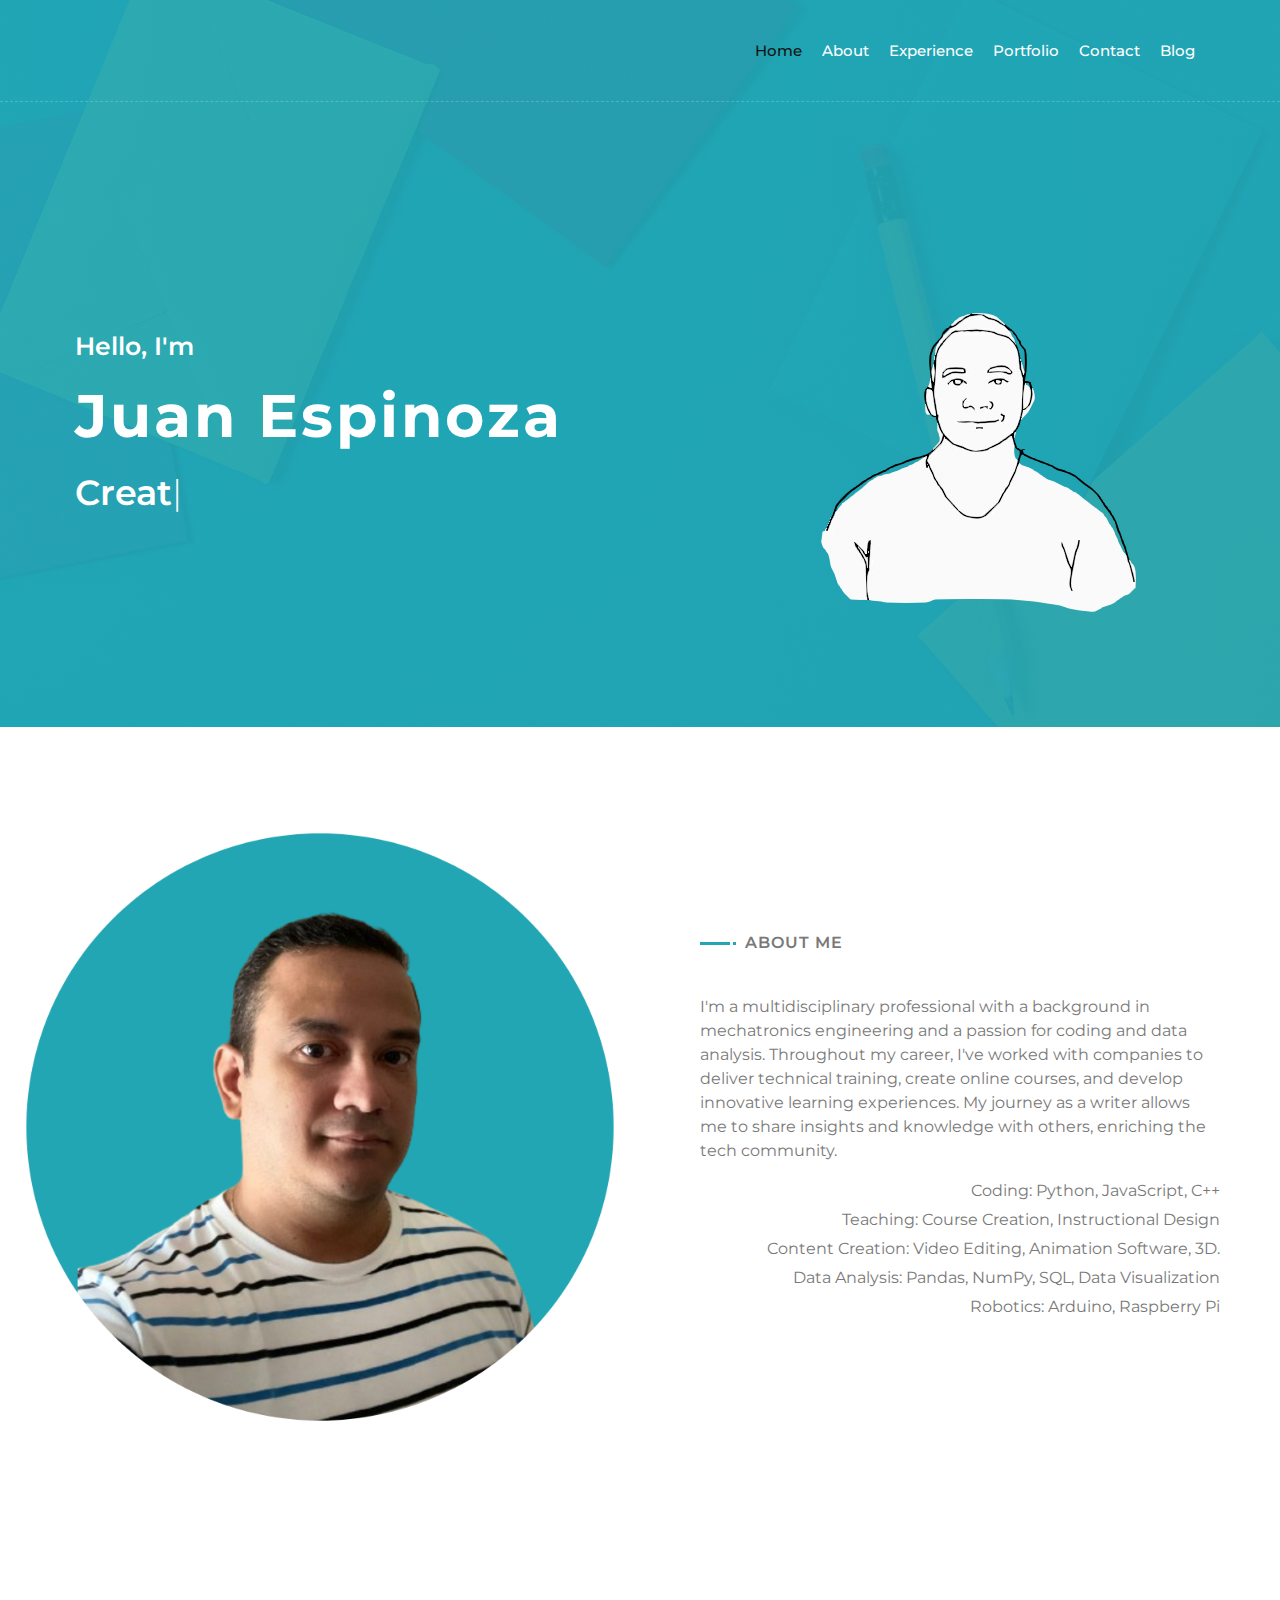
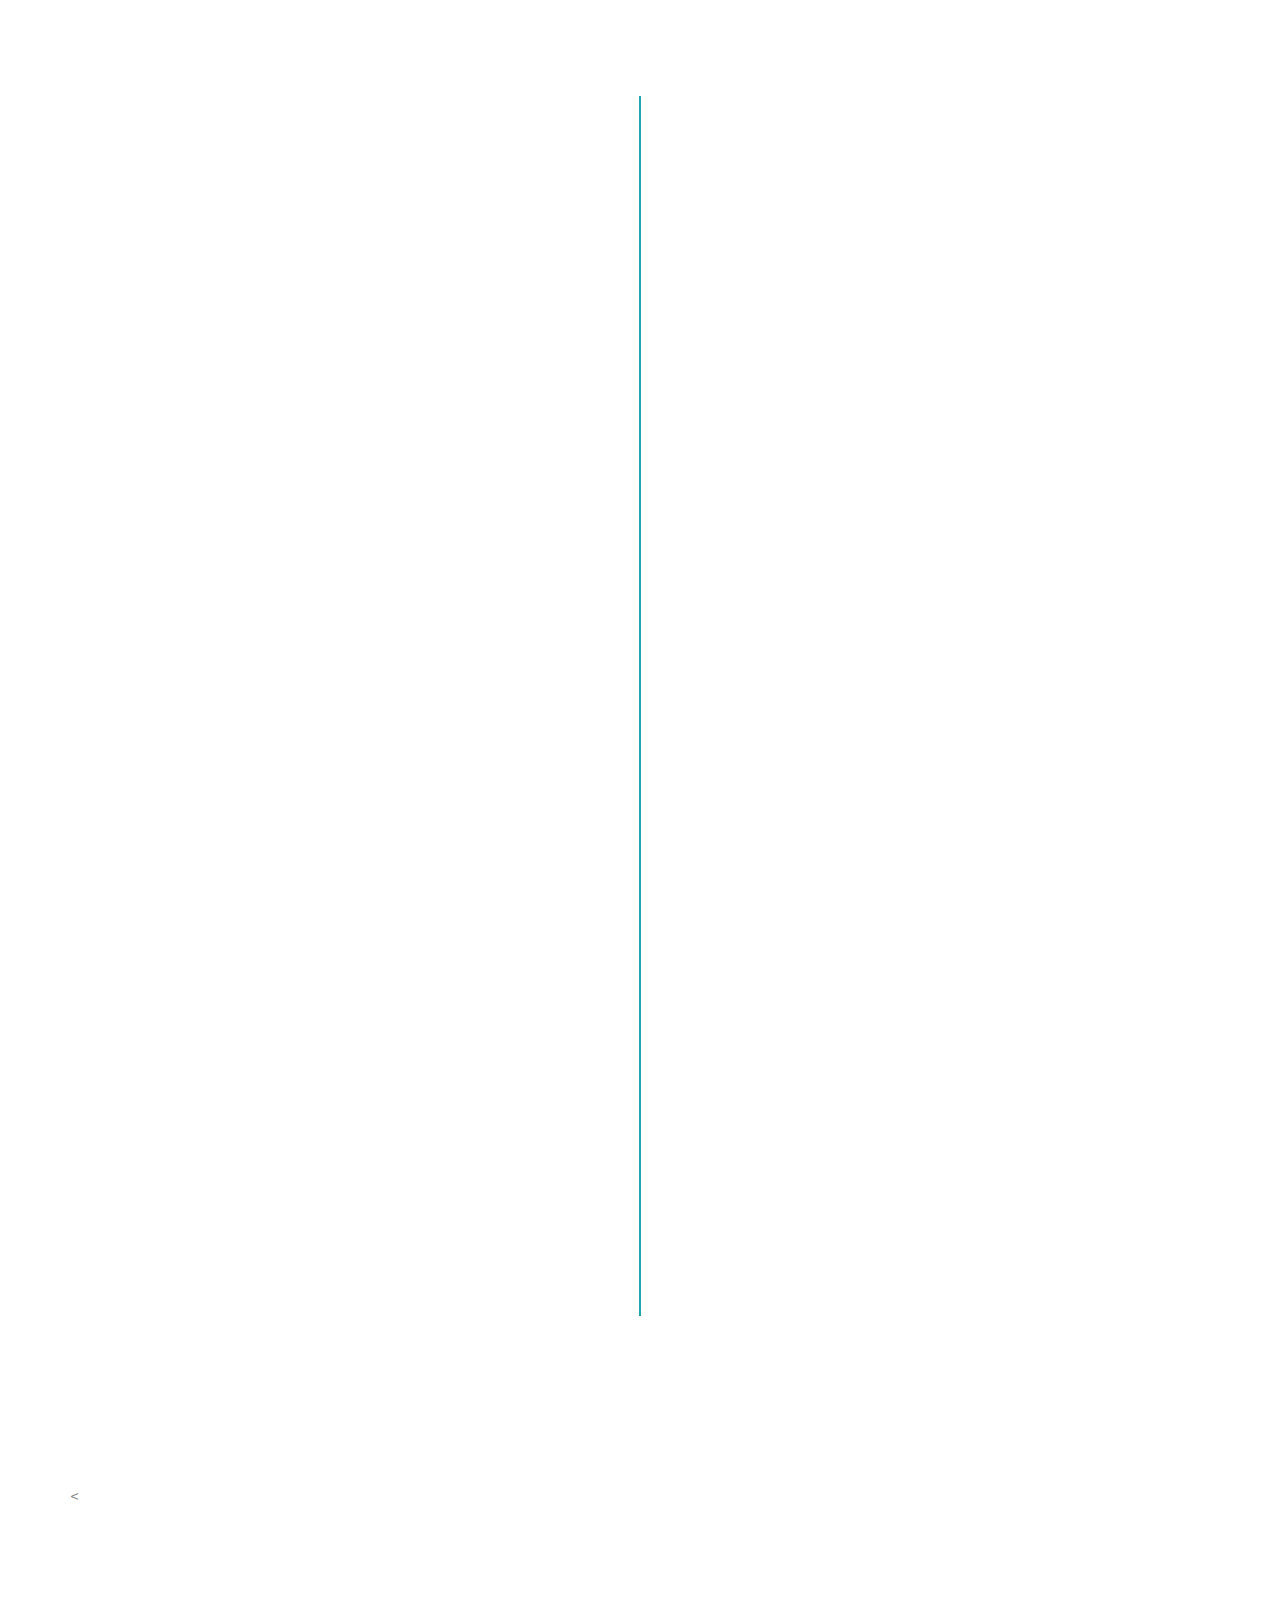
<file: index.html>
<!DOCTYPE html>
<html lang="en">
    <head>
        <meta charset="utf-8">
        <title>Juan Espinoza - Portfolio</title>
        <meta content="width=device-width, initial-scale=1.0" name="viewport">
        <meta content="Portfolio Website" name="keywords">
        <meta content="Portfolio Website" name="description">

        <!-- Favicon -->
        <link href="img/favicon.ico" rel="icon">

        <!-- Google Font -->
        <link href="https://fonts.googleapis.com/css2?family=Montserrat:wght@300;400;500;600;700&display=swap" rel="stylesheet">

        <!-- CSS Libraries -->
        <link href="https://stackpath.bootstrapcdn.com/bootstrap/4.4.1/css/bootstrap.min.css" rel="stylesheet">
        <link href="https://cdnjs.cloudflare.com/ajax/libs/font-awesome/5.10.0/css/all.min.css" rel="stylesheet">
        <link href="lib/animate/animate.min.css" rel="stylesheet">
        <link href="lib/owlcarousel/assets/owl.carousel.min.css" rel="stylesheet">
        <link href="lib/lightbox/css/lightbox.min.css" rel="stylesheet">

        <!-- Template Stylesheet -->
        <link href="css/style.css" rel="stylesheet">
    </head>

    <body data-spy="scroll" data-target=".navbar" data-offset="51">
        <!-- Nav Bar Start -->
        <div class="navbar navbar-expand-lg bg-light navbar-light">
            <div class="container-fluid">
                <!--<a href="index.html" class="navbar-brand">DevFolio</a>-->
                <button type="button" class="navbar-toggler" data-toggle="collapse" data-target="#navbarCollapse">
                    <span class="navbar-toggler-icon"></span>
                </button>

                <div class="collapse navbar-collapse justify-content-between" id="navbarCollapse">
                    <div class="navbar-nav ml-auto">
                        <a href="#home" class="nav-item nav-link active">Home</a>
                        <a href="#about" class="nav-item nav-link">About</a>
                        <!--<a href="#service" class="nav-item nav-link">Service</a>-->
                        <a href="#experience" class="nav-item nav-link">Experience</a>
                        <a href="#portfolio" class="nav-item nav-link">Portfolio</a>
                        <!--<a href="#price" class="nav-item nav-link">Price</a>-->
                        <!--<a href="#review" class="nav-item nav-link">Review</a>-->
                        <!--<a href="#team" class="nav-item nav-link">Team</a>-->
                        <a href="#contact" class="nav-item nav-link">Contact</a>
                        <a href="#blog" class="nav-item nav-link">Blog</a>
                        
                    </div>
                </div>
            </div>
        </div>
        <!-- Nav Bar End -->


        <!-- Hero Start -->
        <div class="hero" id="home">
            <div class="container-fluid">
                <div class="row align-items-center">
                    <div class="col-sm-12 col-md-6">
                        <div class="hero-content">
                            <div class="hero-text">
                                <p>Hello, I'm</p>
                                <h1>Juan Espinoza</h1>
                                <h2></h2>
                                <div class="typed-text">Creative Coder, Mechatronics Engineer, Course Creator, Data Analyst</div>
                            </div>
                            <div class="hero-btn">
                                <!--<a class="btn" href="">Hire Me</a>-->
                                <!--<a class="btn" href="">Contact Me</a>-->
                            </div>
                        </div>
                    </div>
                    <div class="col-sm-12 col-md-6 d-none d-md-block">
                        <div class="hero-image">
                            <!--<img src="img/juan5.png" alt="Hero Image">-->
                            <video autoplay loop muted playsinline>
                                <source src="img/jrvid.webm" type="video/webm; codecs=vp9,opus">
                                <!-- You can add additional source elements for different video formats -->
                                Your browser does not support the video tag.
                            </video>
                        </div>
                    </div>
                </div>
            </div>
        </div>
        <!-- Hero End -->


        <!-- About Start -->
        <div class="about wow fadeInUp" data-wow-delay="0.1s" id="about">
            <div class="container-fluid">
                <div class="row align-items-center">
                    <div class="col-lg-6">
                        <div class="about-img">
                            <img src="img/juan7.png" alt="Image">
                        </div>
                    </div>
                    <div class="col-lg-6">
                        <div class="about-content">
                            <div class="section-header text-left">
                                <p>About Me</p>
                                <!--<h2>10 Years Experience</h2>-->
                            </div>
                            <div class="about-text">
                                <p>
                                    I'm a multidisciplinary professional with a background in mechatronics engineering and a passion for coding and data analysis. Throughout my career, I've worked with companies to deliver technical training, create online courses, and develop innovative learning experiences. My journey as a writer allows me to share insights and knowledge with others, enriching the tech community.
                                </p>
                            </div>
                            <div class="skills">
                                <div class="skill-name">
                                    <p>Coding: Python, JavaScript, C++</p>
                                </div>
                                <!--<div class="progress">
                                    <div class="progress-bar" role="progressbar" aria-valuenow="90" aria-valuemin="0" aria-valuemax="100"></div>
                                </div>-->
                                <div class="skill-name">
                                    <p>Teaching: Course Creation, Instructional Design</p>
                                </div>
                                <!--<div class="progress">
                                    <div class="progress-bar" role="progressbar" aria-valuenow="90" aria-valuemin="0" aria-valuemax="100"></div>
                                </div>-->
                                <div class="skill-name">
                                    <p>Content Creation: Video Editing, Animation Software, 3D.</p>
                                </div>
                                <!--<div class="progress">
                                    <div class="progress-bar" role="progressbar" aria-valuenow="90" aria-valuemin="0" aria-valuemax="100"></div>
                                </div>-->
                                <div class="skill-name">
                                    <p>Data Analysis: Pandas, NumPy, SQL, Data Visualization</p>
                                </div>
                                <!--<div class="progress">
                                    <div class="progress-bar" role="progressbar" aria-valuenow="85" aria-valuemin="0" aria-valuemax="100"></div>
                                </div>-->
                                <div class="skill-name">
                                    <p>Robotics: Arduino, Raspberry Pi</p>
                                </div>
                                <!--<div class="progress">
                                    <div class="progress-bar" role="progressbar" aria-valuenow="85" aria-valuemin="0" aria-valuemax="100"></div>
                                </div>-->
                                
                            </div>
                            <!--<a class="btn" href="">Learn More</a>-->
                        </div>
                    </div>
                </div>
            </div>
        </div>
        <!-- About End -->
        
        
        <!-- Service Start -->
        <!--<div class="service" id="service">
            <div class="container">
                <div class="section-header text-center wow zoomIn" data-wow-delay="0.1s">
                    <p>What I do</p>
                    <h2>Awesome Quality Services</h2>
                </div>
                <div class="row">
                    <div class="col-lg-6 wow fadeInUp" data-wow-delay="0.0s">
                        <div class="service-item">
                            <div class="service-icon">
                                <i class="fa fa-laptop"></i>
                            </div>
                            <div class="service-text">
                                <h3>Web Design</h3>
                                <p>
                                    Lorem ipsum dolor sit amet elit. Phase nec preti mi. Curabi facilis ornare velit non
                                </p>
                            </div>
                        </div>
                    </div>
                    <div class="col-lg-6 wow fadeInUp" data-wow-delay="0.2s">
                        <div class="service-item">
                            <div class="service-icon">
                                <i class="fa fa-laptop-code"></i>
                            </div>
                            <div class="service-text">
                                <h3>Web Development</h3>
                                <p>
                                    Lorem ipsum dolor sit amet elit. Phase nec preti mi. Curabi facilis ornare velit non
                                </p>
                            </div>
                        </div>
                    </div>
                    <div class="col-lg-6 wow fadeInUp" data-wow-delay="0.4s">
                        <div class="service-item">
                            <div class="service-icon">
                                <i class="fab fa-android"></i>
                            </div>
                            <div class="service-text">
                                <h3>Apps Design</h3>
                                <p>
                                    Lorem ipsum dolor sit amet elit. Phase nec preti mi. Curabi facilis ornare velit non
                                </p>
                            </div>
                        </div>
                    </div>
                    <div class="col-lg-6 wow fadeInUp" data-wow-delay="0.6s">
                        <div class="service-item">
                            <div class="service-icon">
                                <i class="fab fa-apple"></i>
                            </div>
                            <div class="service-text">
                                <h3>Apps Development</h3>
                                <p>
                                    Lorem ipsum dolor sit amet elit. Phase nec preti mi. Curabi facilis ornare velit non
                                </p>
                            </div>
                        </div>
                    </div>
                </div>
            </div>
        </div>-->
        <!-- Service End -->
        
        
         <!-- Experience Start -->
        <div class="experience" id="experience">
            <div class="container">
                <header class="section-header text-center wow zoomIn" data-wow-delay="0.1s">
                    <!--<p>My Resume</p>-->
                    <p>Working Experience</p>
                    <!--<h2>Working Experience</h2>-->
                </header>
                <div class="timeline">
                    <div class="timeline-item left wow slideInLeft" data-wow-delay="0.1s">
                        <div class="timeline-text">
                            <div class="timeline-date">2020 - </div>
                            <h2>Online Course Creator and Instructor</h2>
                            <h4>Udemy, Self Publish</h4>
                            <p>
                                Created and published an online video course teaching beginners how to code. Demonstrated expertise in programming languages and provided practical examples to facilitate learning. Received excellent reviews from course participants for clarity, organization, and effectiveness. Utilized multimedia tools for content creation, including video editing, animation software, and 3D modeling.
                            </p>
                        </div>
                    </div>
                    <div class="timeline-item right wow slideInRight" data-wow-delay="0.1s">
                        <div class="timeline-text">
                            <div class="timeline-date">2018 - </div>
                            <h2>Freelance Data Analyst</h2>
                            <h4>Freelance, Remote</h4>
                            <p>
                                Provided data analysis services to clients across various industries. Utilized analytical tools and techniques to extract insights and drive informed decision-making. Communicated findings effectively through reports and presentations.
                            </p>
                        </div>
                    </div>
                    <div class="timeline-item left wow slideInLeft" data-wow-delay="0.1s">
                        <div class="timeline-text">
                            <div class="timeline-date">2014 - 2018</div>
                            <h2>Data Analyst</h2>
                            <h4>EISA, HONDURAS</h4>
                            <p>
                                Analyzed and interpreted data to identify trends and insights, contributing to informed decision-making processes. Developed data visualizations and reports to effectively communicate findings to stakeholders. Utilized programming skills to automate data collection and analysis processes, improving efficiency. Collaborated with cross-functional teams to identify opportunities for process optimization and data-driven improvements.
                            </p>
                        </div>
                    </div>
                    <div class="timeline-item right wow slideInRight" data-wow-delay="0.1s">
                        <div class="timeline-text">
                            <div class="timeline-date">2010 - 2014</div>
                            <h2>Industrial Automation Trainer</h2>
                            <h4>ENEE, Honduras</h4>
                            <p>
                                Designed and delivered training programs on industrial automation to technicians. Developed interactive learning materials and practical exercises to enhance learning effectiveness. Utilized innovative teaching methods to engage learners and facilitate understanding of complex concepts.
                            </p>
                        </div>
                    </div>
                </div>
            </div>
        </div>
        <!-- Job Experience End -->
        
        
        <!-- Banner Start -->
        <!--<div class="banner wow zoomIn" data-wow-delay="0.1s">
            <div class="container">
                <div class="section-header text-center">
                    <p>Reasonable Price</p>
                    <h2>Get A <span>Special</span> Price</h2>
                </div>
                <div class="container banner-text">
                    <p>
                        Lorem ipsum dolor sit amet, consectetur adipiscing elit. Phasellus nec pretium mi. Curabitur facilisis ornare velit non vulputate. Aliquam metus tortor, auctor id gravida condimentum, viverra quis sem. Curabitur non nisl nec nisi scelerisque maximus. 
                    </p>
                    <a class="btn">Pricing Plan</a>
                </div>
            </div>
        </div>-->
        <!-- Banner End -->


        <!-- Portfolio Start -->
        <div class="portfolio" id="portfolio">
            <div class="container">
                <div class="section-header text-center wow zoomIn" data-wow-delay="0.1s">
                    <p>Portfolio</p>
                    <!--<h2>My Excellent Portfolio</h2>-->
                </div>
                <!--<div class="row">
                    <div class="col-12">
                        <ul id="portfolio-filter">
                            <li data-filter="*" class="filter-active">All</li>
                            <li data-filter=".filter-1">Web Design</li>
                            <li data-filter=".filter-2">Mobile Apps</li>
                            <li data-filter=".filter-3">Game Dev</li>
                        </ul>
                    </div>
                </div>-->
                <div class="row portfolio-container">
                    <div class="col-lg-4 col-md-6 col-sm-12 portfolio-item filter-1 wow fadeInUp" data-wow-delay="0.0s">
                        <div class="portfolio-wrap">
                            <div class="portfolio-img">
                                <img src="img/portfolio-1.jpg" alt="Image">
                            </div>
                            <div class="portfolio-text">
                                <h3>Programming Course</h3>
                                <a class="btn" href="https://www.udemy.com/course/learn-to-program-with-processing/?referralCode=13A70B650EB4A214C9E2" >+</a>
                            </div>
                        </div>
                    </div>
                    <<div class="col-lg-4 col-md-6 col-sm-12 portfolio-item filter-2 wow fadeInUp" data-wow-delay="0.2s">
                        <div class="portfolio-wrap">
                            <div class="portfolio-img">
                                <img src="img/idport.png" alt="Image">
                            </div>
                            <div class="portfolio-text">
                                <h3>Interactive Learning</h3>
                                <a class="btn" href="The Time Management Module/index.html">+</a>
                            </div>
                        </div>
                    </div>
                    <div class="col-lg-4 col-md-6 col-sm-12 portfolio-item filter-3 wow fadeInUp" data-wow-delay="0.4s">
                        <div class="portfolio-wrap">
                            <div class="portfolio-img">
                                <img src="img/portfolio-3.jpg" alt="Image">
                            </div>
                            <div class="portfolio-text">
                                <h3>Articles</h3>
                                <a class="btn" href="https://medium.com/@jrespinozah">+</a>
                            </div>
                        </div>
                    </div>
                    <!--<div class="col-lg-4 col-md-6 col-sm-12 portfolio-item filter-1 wow fadeInUp" data-wow-delay="0.6s">
                        <div class="portfolio-wrap">
                            <div class="portfolio-img">
                                <img src="img/portfolio-4.jpg" alt="Image">
                            </div>
                            <div class="portfolio-text">
                                <h3>JavaScript drawing</h3>
                                <a class="btn" href="img/portfolio-4.jpg" data-lightbox="portfolio">+</a>
                            </div>
                        </div>
                    </div>-->
                    <!--<div class="col-lg-4 col-md-6 col-sm-12 portfolio-item filter-2 wow fadeInUp" data-wow-delay="0.8s">
                        <div class="portfolio-wrap">
                            <div class="portfolio-img">
                                <img src="img/portfolio-5.jpg" alt="Image">
                            </div>
                            <div class="portfolio-text">
                                <h3>Social Mobile Apps</h3>
                                <a class="btn" href="img/portfolio-5.jpg" data-lightbox="portfolio">+</a>
                            </div>
                        </div>
                    </div>-->
                    <!--<div class="col-lg-4 col-md-6 col-sm-12 portfolio-item filter-3 wow fadeInUp" data-wow-delay="1s">
                        <div class="portfolio-wrap">
                            <div class="portfolio-img">
                                <img src="img/portfolio-6.jpg" alt="Image">
                            </div>
                            <div class="portfolio-text">
                                <h3>Company Website</h3>
                                <a class="btn" href="img/portfolio-6.jpg" data-lightbox="portfolio">+</a>
                            </div>
                        </div>
                    </div>-->
                </div>
            </div>
        </div>
        <!-- Portfolio End -->
        
        
        <!-- Banner Start -->
        <div class="banner wow zoomIn" data-wow-delay="0.1s" id="contact">
            <div class="container">
                <div class="section-header text-center">
                    <!--<p>Awesome Discount</p>-->
                    <!--<h2>Get <span>30%</span> Discount</h2>-->
                    <h2>Let's Connect</h2>
                </div>
                <div class="container banner-text">
                    <p>
                        Have a project in mind or want to collaborate? Feel free to reach out! I'm always open to new opportunities and exciting challenges. 
                    </p>
                    <a class="btn" href="mailto:jrespinozah@gmail.com">Send Message</a>
                </div>
            </div>
        </div>
        <!-- Banner End -->
        
        
        <!-- Price Start -->
        <!--<div class="price" id="price">
            <div class="container">
                <div class="section-header text-center wow zoomIn" data-wow-delay="0.1s">
                    <p>Pricing Plan</p>
                    <h2>Affordable Price</h2>
                </div>
                <div class="row">
                    <div class="col-md-4 wow fadeInUp" data-wow-delay="0.5s">
                        <div class="price-item">
                            <div class="price-header">
                                <div class="price-title">
                                    <h2>Basic</h2>
                                </div>
                                <div class="price-prices">
                                    <h2><small>$</small>49<span>/ mo</span></h2>
                                </div>
                            </div>
                            <div class="price-body">
                                <div class="price-description">
                                    <ul>
                                        <li>Bootstrap 4</li>
                                        <li>Font Awesome 5</li>
                                        <li>Responsive Design</li>
                                        <li>Browser Compatibility</li>
                                        <li>Easy To Use</li>
                                    </ul>
                                </div>
                            </div>
                            <div class="price-footer">
                                <div class="price-action">
                                    <a class="btn" href="">Order Now</a>
                                </div>
                            </div>
                        </div>
                    </div>
                    <div class="col-md-4 wow fadeInUp" data-wow-delay="0.0s">
                        <div class="price-item featured-item">
                            <div class="price-header">
                                <div class="price-title">
                                    <h2>Standard</h2>
                                </div>
                                <div class="price-prices">
                                    <h2><small>$</small>99<span>/ mo</span></h2>
                                </div>
                            </div>
                            <div class="price-body">
                                <div class="price-description">
                                    <ul>
                                        <li>Bootstrap 4</li>
                                        <li>Font Awesome 5</li>
                                        <li>Responsive Design</li>
                                        <li>Browser Compatibility</li>
                                        <li>Easy To Use</li>
                                    </ul>
                                </div>
                            </div>
                            <div class="price-footer">
                                <div class="price-action">
                                    <a class="btn" href="">Order Now</a>
                                </div>
                            </div>
                        </div>
                    </div>
                    <div class="col-md-4 wow fadeInUp" data-wow-delay="0.5s">
                        <div class="price-item">
                            <div class="price-header">
                                <div class="price-title">
                                    <h2>Premium</h2>
                                </div>
                                <div class="price-prices">
                                    <h2><small>$</small>149<span>/ mo</span></h2>
                                </div>
                            </div>
                            <div class="price-body">
                                <div class="price-description">
                                    <ul>
                                        <li>Bootstrap 4</li>
                                        <li>Font Awesome 5</li>
                                        <li>Responsive Design</li>
                                        <li>Browser Compatibility</li>
                                        <li>Easy To Use</li>
                                    </ul>
                                </div>
                            </div>
                            <div class="price-footer">
                                <div class="price-action">
                                    <a class="btn" href="">Order Now</a>
                                </div>
                            </div>
                        </div>
                    </div>
                </div>
            </div>
        </div>-->
        <!-- Price End -->
        
        
        <!-- Testimonial Start -->
        <!--<div class="testimonial wow fadeInUp" data-wow-delay="0.1s" id="review">
            <div class="container">
                <div class="testimonial-icon">
                    <i class="fa fa-quote-left"></i>
                </div>
                <div class="owl-carousel testimonials-carousel">
                    <div class="testimonial-item">
                        <div class="testimonial-img">
                            <img src="img/testimonial-1.jpg" alt="Image">
                        </div>
                        <div class="testimonial-text">
                            <p>
                                Lorem ipsum dolor sit amet consec adipis elit. Etiam accums lacus eget velit tincid, quis suscip justo dictum. Lorem ipsum dolor sit amet consec adipis elit.
                            </p>
                            <h3>Customer Name</h3>
                            <h4>Profession</h4>
                        </div>
                    </div>
                    <div class="testimonial-item">
                        <div class="testimonial-img">
                            <img src="img/testimonial-2.jpg" alt="Image">
                        </div>
                        <div class="testimonial-text">
                            <p>
                                Lorem ipsum dolor sit amet consec adipis elit. Etiam accums lacus eget velit tincid, quis suscip justo dictum. Lorem ipsum dolor sit amet consec adipis elit.
                            </p>
                            <h3>Customer Name</h3>
                            <h4>Profession</h4>
                        </div>
                    </div>
                    <div class="testimonial-item">
                        <div class="testimonial-img">
                            <img src="img/testimonial-3.jpg" alt="Image">
                        </div>
                        <div class="testimonial-text">
                            <p>
                                Lorem ipsum dolor sit amet consec adipis elit. Etiam accums lacus eget velit tincid, quis suscip justo dictum. Lorem ipsum dolor sit amet consec adipis elit.
                            </p>
                            <h3>Customer Name</h3>
                            <h4>Profession</h4>
                        </div>
                    </div>
                </div>
            </div>
        </div>-->
        <!-- Testimonial End -->


        <!-- Team Start -->
        <!--<div class="team" id="team">
            <div class="container">
                <div class="section-header text-center wow zoomIn" data-wow-delay="0.1s">
                    <p>My Team</p>
                    <h2>Expert Team Members</h2>
                </div>
                <div class="row">
                    <div class="col-lg-6 wow fadeInUp" data-wow-delay="0.0s">
                        <div class="team-item">
                            <div class="team-img">
                                <img src="img/team-1.jpg" alt="Image">
                            </div>
                            <div class="team-text">
                                <h2>Mollie Ross</h2>
                                <h4>Web Designer</h4>
                                <p>
                                    Lorem ipsum dolor sit amet consec adipis elit. Etiam accum lacus
                                </p>
                                <div class="team-social">
                                    <a class="btn" href=""><i class="fab fa-twitter"></i></a>
                                    <a class="btn" href=""><i class="fab fa-facebook-f"></i></a>
                                    <a class="btn" href=""><i class="fab fa-linkedin-in"></i></a>
                                    <a class="btn" href=""><i class="fab fa-instagram"></i></a>
                                </div>
                            </div>
                        </div>
                    </div>
                    <div class="col-lg-6 wow fadeInUp" data-wow-delay="0.2s">
                        <div class="team-item">
                            <div class="team-img">
                                <img src="img/team-2.jpg" alt="Image">
                            </div>
                            <div class="team-text">
                                <h2>Dylan Adams</h2>
                                <h4>Web Developer</h4>
                                <p>
                                    Lorem ipsum dolor sit amet consec adipis elit. Etiam accum lacus
                                </p>
                                <div class="team-social">
                                    <a class="btn" href=""><i class="fab fa-twitter"></i></a>
                                    <a class="btn" href=""><i class="fab fa-facebook-f"></i></a>
                                    <a class="btn" href=""><i class="fab fa-linkedin-in"></i></a>
                                    <a class="btn" href=""><i class="fab fa-instagram"></i></a>
                                </div>
                            </div>
                        </div>
                    </div>
                    <div class="col-lg-6 wow fadeInUp" data-wow-delay="0.4s">
                        <div class="team-item">
                            <div class="team-img">
                                <img src="img/team-3.jpg" alt="Image">
                            </div>
                            <div class="team-text">
                                <h2>Jennifer Page</h2>
                                <h4>Apps Designer</h4>
                                <p>
                                    Lorem ipsum dolor sit amet consec adipis elit. Etiam accum lacus
                                </p>
                                <div class="team-social">
                                    <a class="btn" href=""><i class="fab fa-twitter"></i></a>
                                    <a class="btn" href=""><i class="fab fa-facebook-f"></i></a>
                                    <a class="btn" href=""><i class="fab fa-linkedin-in"></i></a>
                                    <a class="btn" href=""><i class="fab fa-instagram"></i></a>
                                </div>
                            </div>
                        </div>
                    </div>
                    <div class="col-lg-6 wow fadeInUp" data-wow-delay="0.6s">
                        <div class="team-item">
                            <div class="team-img">
                                <img src="img/team-4.jpg" alt="Image">
                            </div>
                            <div class="team-text">
                                <h2>Josh Dunn</h2>
                                <h4>Apps Developer</h4>
                                <p>
                                    Lorem ipsum dolor sit amet consec adipis elit. Etiam accum lacus
                                </p>
                                <div class="team-social">
                                    <a class="btn" href=""><i class="fab fa-twitter"></i></a>
                                    <a class="btn" href=""><i class="fab fa-facebook-f"></i></a>
                                    <a class="btn" href=""><i class="fab fa-linkedin-in"></i></a>
                                    <a class="btn" href=""><i class="fab fa-instagram"></i></a>
                                </div>
                            </div>
                        </div>
                    </div>
                </div>
            </div>
        </div>-->
        <!-- Team End -->
        
        
        <!-- Contact Start -->
        <!--<div class="contact wow fadeInUp" data-wow-delay="0.1s" id="contact">
            <div class="container-fluid">
                <div class="container">
                    <div class="row align-items-center">
                        <div class="col-md-4"></div>
                        <div class="col-md-8">
                            <div class="contact-form">
                                <div id="success"></div>
                                <form name="sentMessage" id="contactForm" novalidate="novalidate">
                                    <div class="control-group">
                                        <input type="text" class="form-control" id="name" placeholder="Your Name" required="required" data-validation-required-message="Please enter your name" />
                                        <p class="help-block"></p>
                                    </div>
                                    <div class="control-group">
                                        <input type="email" class="form-control" id="email" placeholder="Your Email" required="required" data-validation-required-message="Please enter your email" />
                                        <p class="help-block"></p>
                                    </div>
                                    <div class="control-group">
                                        <input type="text" class="form-control" id="subject" placeholder="Subject" required="required" data-validation-required-message="Please enter a subject" />
                                        <p class="help-block"></p>
                                    </div>
                                    <div class="control-group">
                                        <textarea class="form-control" id="message" placeholder="Message" required="required" data-validation-required-message="Please enter your message"></textarea>
                                        <p class="help-block"></p>
                                    </div>
                                    <div>
                                        <button class="btn" type="submit" id="sendMessageButton">Send Message</button>
                                    </div>
                                </form>
                            </div>
                        </div>
                    </div>
                </div>
            </div>
        </div>-->
        <!-- Contact End -->


        <!-- Blog Start -->
        <div class="blog" id="blog">
            <div class="container">
                <div class="section-header text-center wow zoomIn" data-wow-delay="0.1s">
                    <p>From Blog</p>
                    <h2>Latest Articles</h2>
                </div>
                <div class="row">
                    <div class="col-lg-6">
                        <div class="blog-item wow fadeInUp" data-wow-delay="0.1s">
                            <div class="blog-img">
                                <img src="img/chaikin.gif" alt="Blog" height="300" >
                            </div>
                            <div class="blog-text">
                                <h2>Creating Smooth Curves with Chaikin's Algorithm</h2>
                                <div class="blog-meta">
                                    <p><i class="far fa-user"></i>Admin</p>
                                    <p><i class="far fa-list-alt"></i>Computer Graphics</p>
                                    <p><i class="far fa-calendar-alt"></i>18-Apr-2024</p>
                                    <!--<p><i class="far fa-comments"></i>5</p>-->
                                </div>
                                <p>
                                     In this article, we take a look at a clever algorithm for smooth curve approximation.
                                </p>
                                <a class="btn" href="https://medium.com/@jrespinozah/creating-smooth-curves-with-chaikins-algorithm-a0ad91d98ef7">Read More <i class="fa fa-angle-right"></i></a>
                            </div>
                        </div>
                    </div>
                    <div class="col-lg-6">
                        <div class="blog-item wow fadeInUp" data-wow-delay="0.3s">
                            <div class="blog-img">
                                <img src="img/art1.gif" alt="Blog" height="300">
                            </div>
                            <div class="blog-text">
                                <h2>3D Graphics: Fragment Shaders</h2>
                                <div class="blog-meta">
                                    <p><i class="far fa-user"></i>Admin</p>
                                    <p><i class="far fa-list-alt"></i>Computer Graphics</p>
                                    <p><i class="far fa-calendar-alt"></i>19-Mar-2024</p>
                                    <!--<p><i class="far fa-comments"></i>10</p>-->
                                </div>
                                <p>
                                    This article delves into the realm of shaders, specifically focusing on fragment shaders, serving as a beginner's guide to parallel programming.
                                </p>
                                <a class="btn" href="https://medium.com/@jrespinozah/3d-graphics-fragment-shaders-f50fe4a42da0">Read More <i class="fa fa-angle-right"></i></a>
                            </div>
                        </div>
                    </div>
                </div>
            </div>
        </div>
        <!-- Blog End -->


        <!-- Footer Start -->
        <div class="footer wow fadeIn" data-wow-delay="0.3s">
            <div class="container-fluid">
                <div class="container">
                    <div class="footer-info">
                        <h2>Juan Espinoza</h2>
                        <h3>Tegucigalpa, Honduras</h3>
                        <div class="footer-menu">
                            <!--<p>+012 345 67890</p>-->
                            <p>jrespinozah@gmail.com</p>
                        </div>
                        <div class="footer-social">
                            <a href="https://twitter.com/Jrespinozah"><i class="fab fa-twitter"></i></a>
                            <!--<a href=""><i class="fab fa-facebook-f"></i></a>-->
                            <a href=""><i class="fab fa-youtube"></i></a>
                            <a href="https://medium.com/@jrespinozah"><i class="fab fa-medium"></i></a>
                            <a href="https://www.linkedin.com/in/juan-ramon-espinoza-hernandez-840392253/"><i class="fab fa-linkedin-in"></i></a>
                        </div>
                    </div>
                </div>
                <div class="container copyright">
                    <p>&copy; <a href="#">jrespinozah85.github.io</a>, All Right Reserved | 
					
					<!--/*** This template is free as long as you keep the footer author’s credit link/attribution link/backlink. If you'd like to use the template without the footer author’s credit link/attribution link/backlink, you can purchase the Credit Removal License from "https://htmlcodex.com/credit-removal". Thank you for your support. ***/-->
                    Designed By <a href="https://htmlcodex.com">HTML Codex</a></p>
                </div>
            </div>
        </div>
        <!-- Footer End -->
        
        
        <!-- Back to top button -->
        <a href="#" class="btn back-to-top"><i class="fa fa-chevron-up"></i></a>
        
        
        <!-- Pre Loader -->
        <div id="loader" class="show">
            <div class="loader"></div>
        </div>

        
        <!-- JavaScript Libraries -->
        <script src="https://code.jquery.com/jquery-3.4.1.min.js"></script>
        <script src="https://stackpath.bootstrapcdn.com/bootstrap/4.4.1/js/bootstrap.bundle.min.js"></script>
        <script src="lib/easing/easing.min.js"></script>
        <script src="lib/wow/wow.min.js"></script>
        <script src="lib/waypoints/waypoints.min.js"></script>
        <script src="lib/typed/typed.min.js"></script>
        <script src="lib/owlcarousel/owl.carousel.min.js"></script>
        <script src="lib/isotope/isotope.pkgd.min.js"></script>
        <script src="lib/lightbox/js/lightbox.min.js"></script>
        
        <!-- Contact Javascript File -->
        <script src="mail/jqBootstrapValidation.min.js"></script>
        <script src="mail/contact.js"></script>

        <!-- Template Javascript -->
        <script src="js/main.js"></script>
    </body>
</html>
</file>
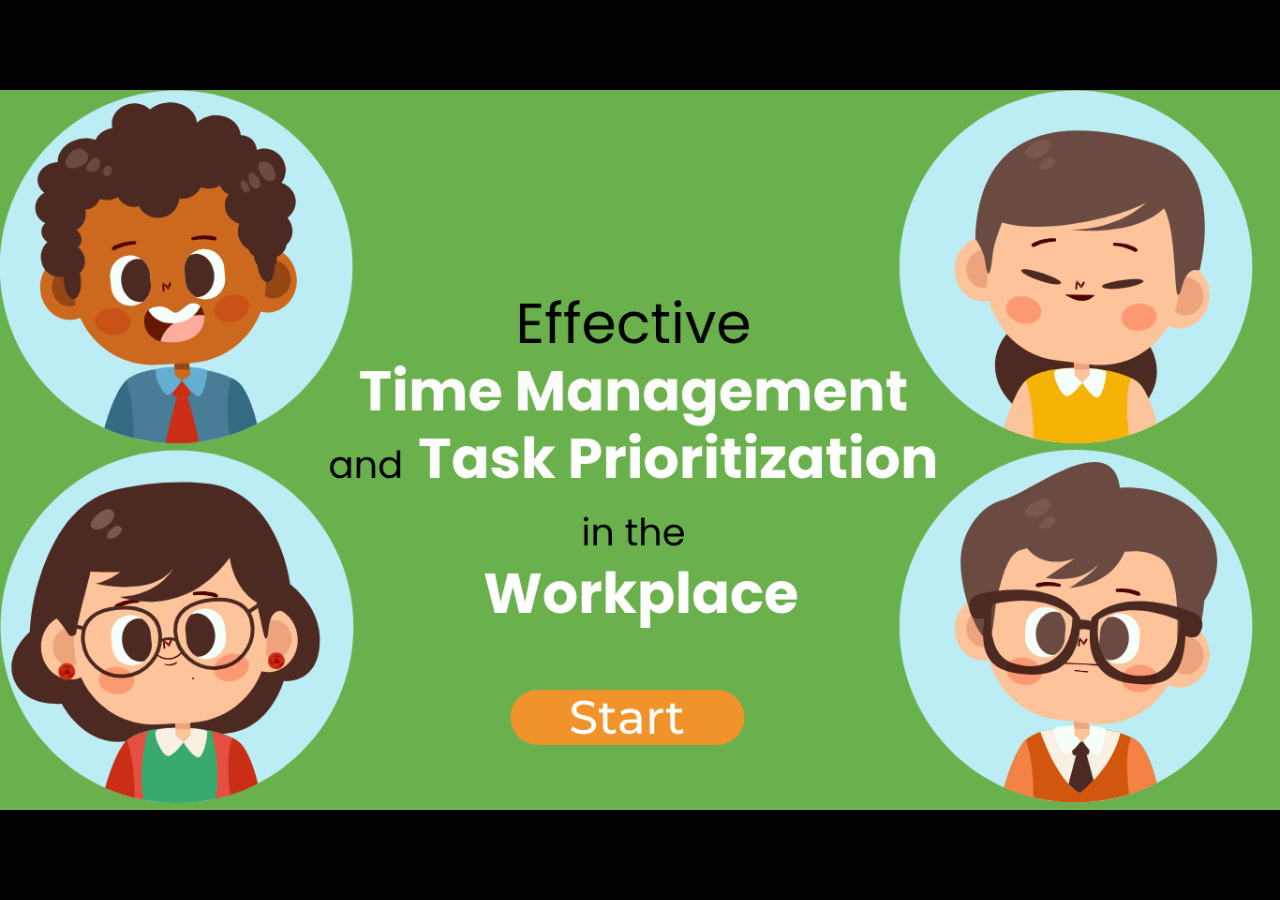
<file: The Time Management Module/index.html>
<!DOCTYPE html>
<html lang="en">

    <!-- Custom PreHead code is injected here -->
    

    <head>
        <meta http-equiv="X-UA-Compatible" content="IE=edge" />
        <meta name="apple-mobile-web-app-capable" content="yes" />
        <meta name ="viewport" content="width=device-width, initial-scale=1.0, maximum-scale=1.0, user-scalable=0" />
        <meta name="apple-mobile-web-app-status-bar-style" content="black-translucent" />
        <meta charset="utf-8"/>
<link rel="icon" href="favicon.ico" type="image/x-icon" />

        <!-- Builtin injector for disabling cache -->
        <meta http-equiv="pragma" content="no-cache"/>

        <!-- Set the title bar of the page -->
        <title>Time Management Demo</title>

        <!-- Custom PreStyle code is injected here -->
        

        <!-- Set the background colour of the document -->
        <style>
            body {
                background: #0;
                color: #cccccc;
                margin: 0px;
                padding: 0px;
                border: 0px;
            }

            canvas {
                image-rendering: optimizeSpeed;
                -webkit-interpolation-mode: nearest-neighbor;
                -ms-touch-action: none;
                touch-action: none;
                margin: 0px;
                padding: 0px;
                border: 0px;
            }
            :-webkit-full-screen #canvas {
                width: 100%;
                height: 100%;
            }
            :-webkit-full-screen {
                width: 100%;
                height: 100%;
            }
            
            /* Custom Runner Styles */
            div.gm4html5_div_class {
                margin: 0px;
                padding: 0px;
                border: 0px;
            }
            div.gm4html5_login {
                padding: 20px;
                position: absolute;
                border: solid 2px #000000;
                background-color: #404040;
                color:#00ff00;
                border-radius: 15px;
                box-shadow: #101010 20px 20px 40px;
            }
            div.gm4html5_cancel_button {
                float: right;
            }
            div.gm4html5_login_button {
                float: left;
            }
            div.gm4html5_login_header {
                text-align: center;
            }
            /* END - Custom Runner Styles */
            
        </style>

        <!-- Custom PostStyle code is injected here -->
        

        <!-- Builtin injector for injecting flurry analytics code -->
        
    </head>

    <!-- Custom PostHead code is injected here -->
    

    <!-- Custom PreBody code is injected here -->
    

    <body>
        <div class="gm4html5_div_class" id="gm4html5_div_id">
            
            <!-- Builtin injector for splash screen -->
            

            <!-- Create the canvas element the game draws to -->
            <canvas id="canvas" width="1366" height="768" >
                <p>Your browser doesn't support HTML5 canvas.</p>
            </canvas>
        </div>

        <!-- Run the game code -->
        <script type="text/javascript" src="html5game/The Time Management Module.js?cachebust=274814599"></script>

        <!-- Builtin injector for injecting runner path -->
        

        <script>window.onload = GameMaker_Init;</script>

        <!-- Builtin injector for injecting google analytics code -->
        

    </body>

    <!-- Custom PostBody code is injected here -->
    
</html>
</file>
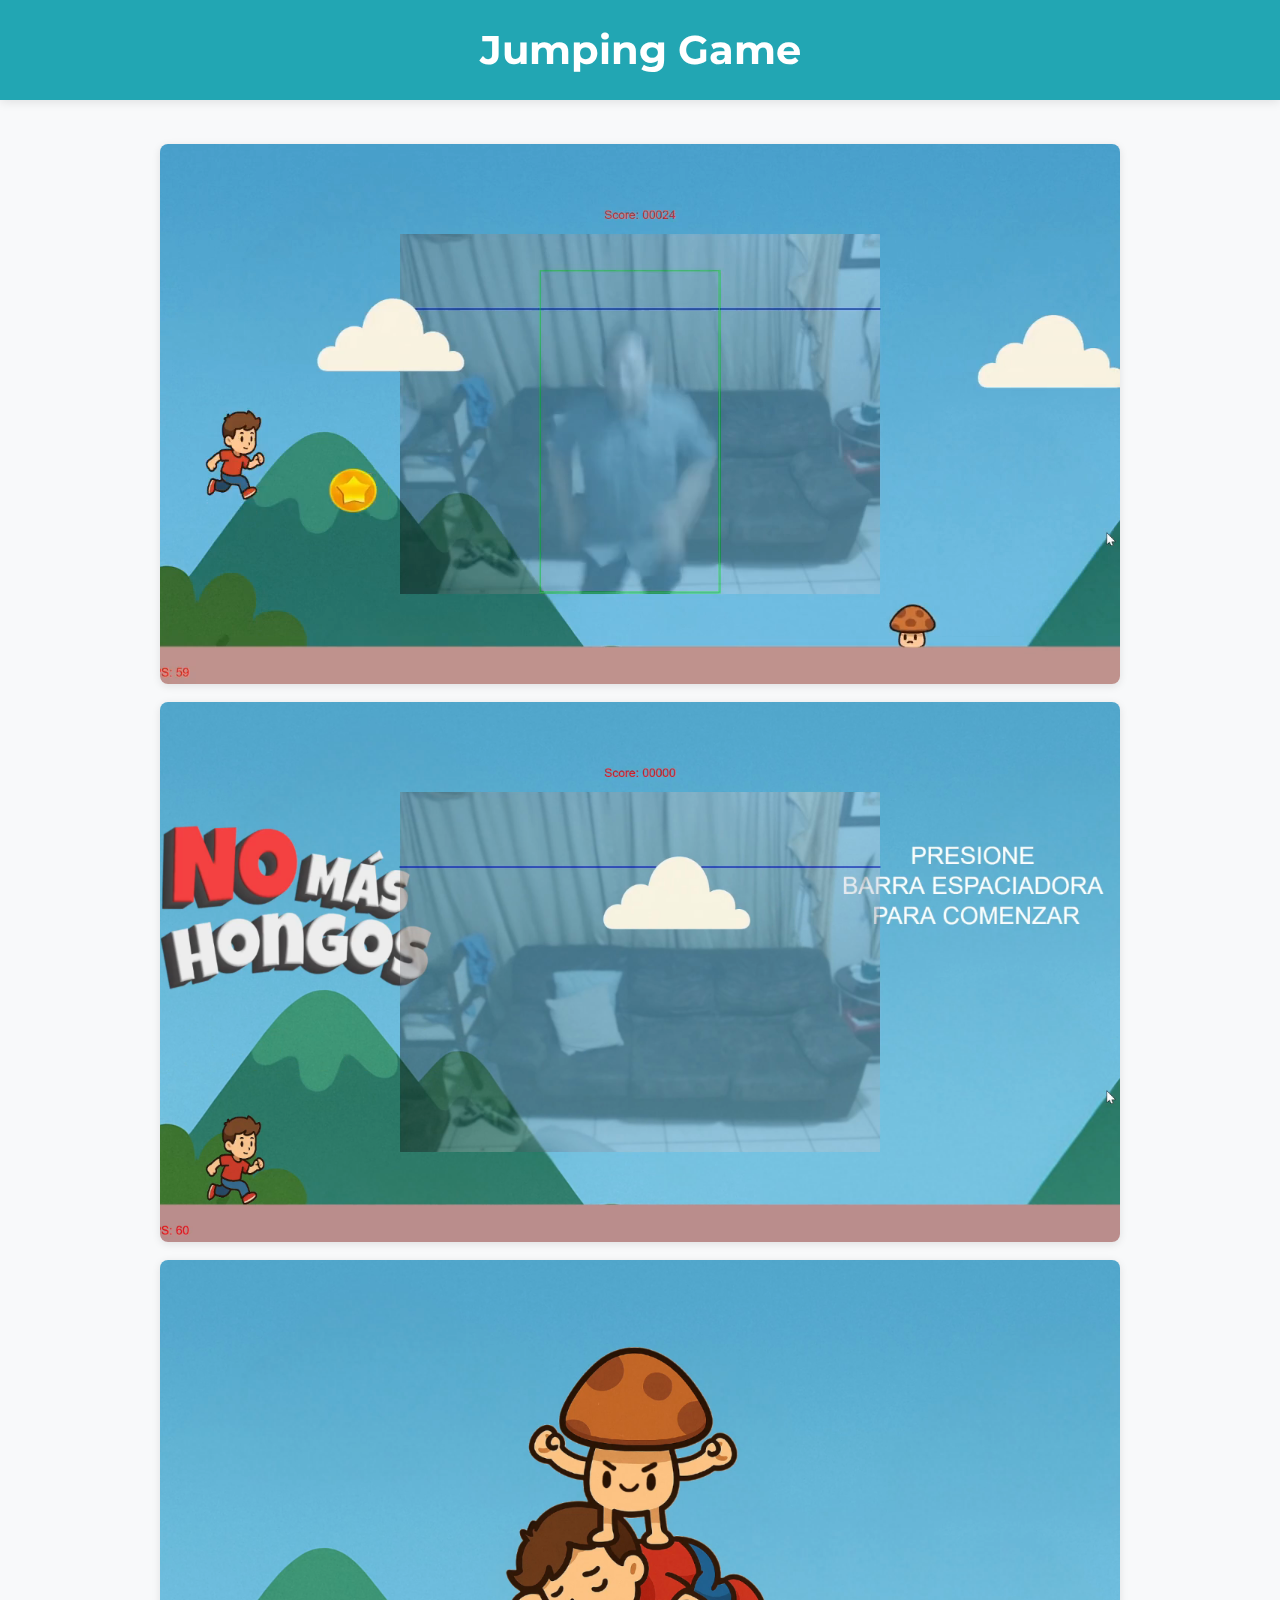
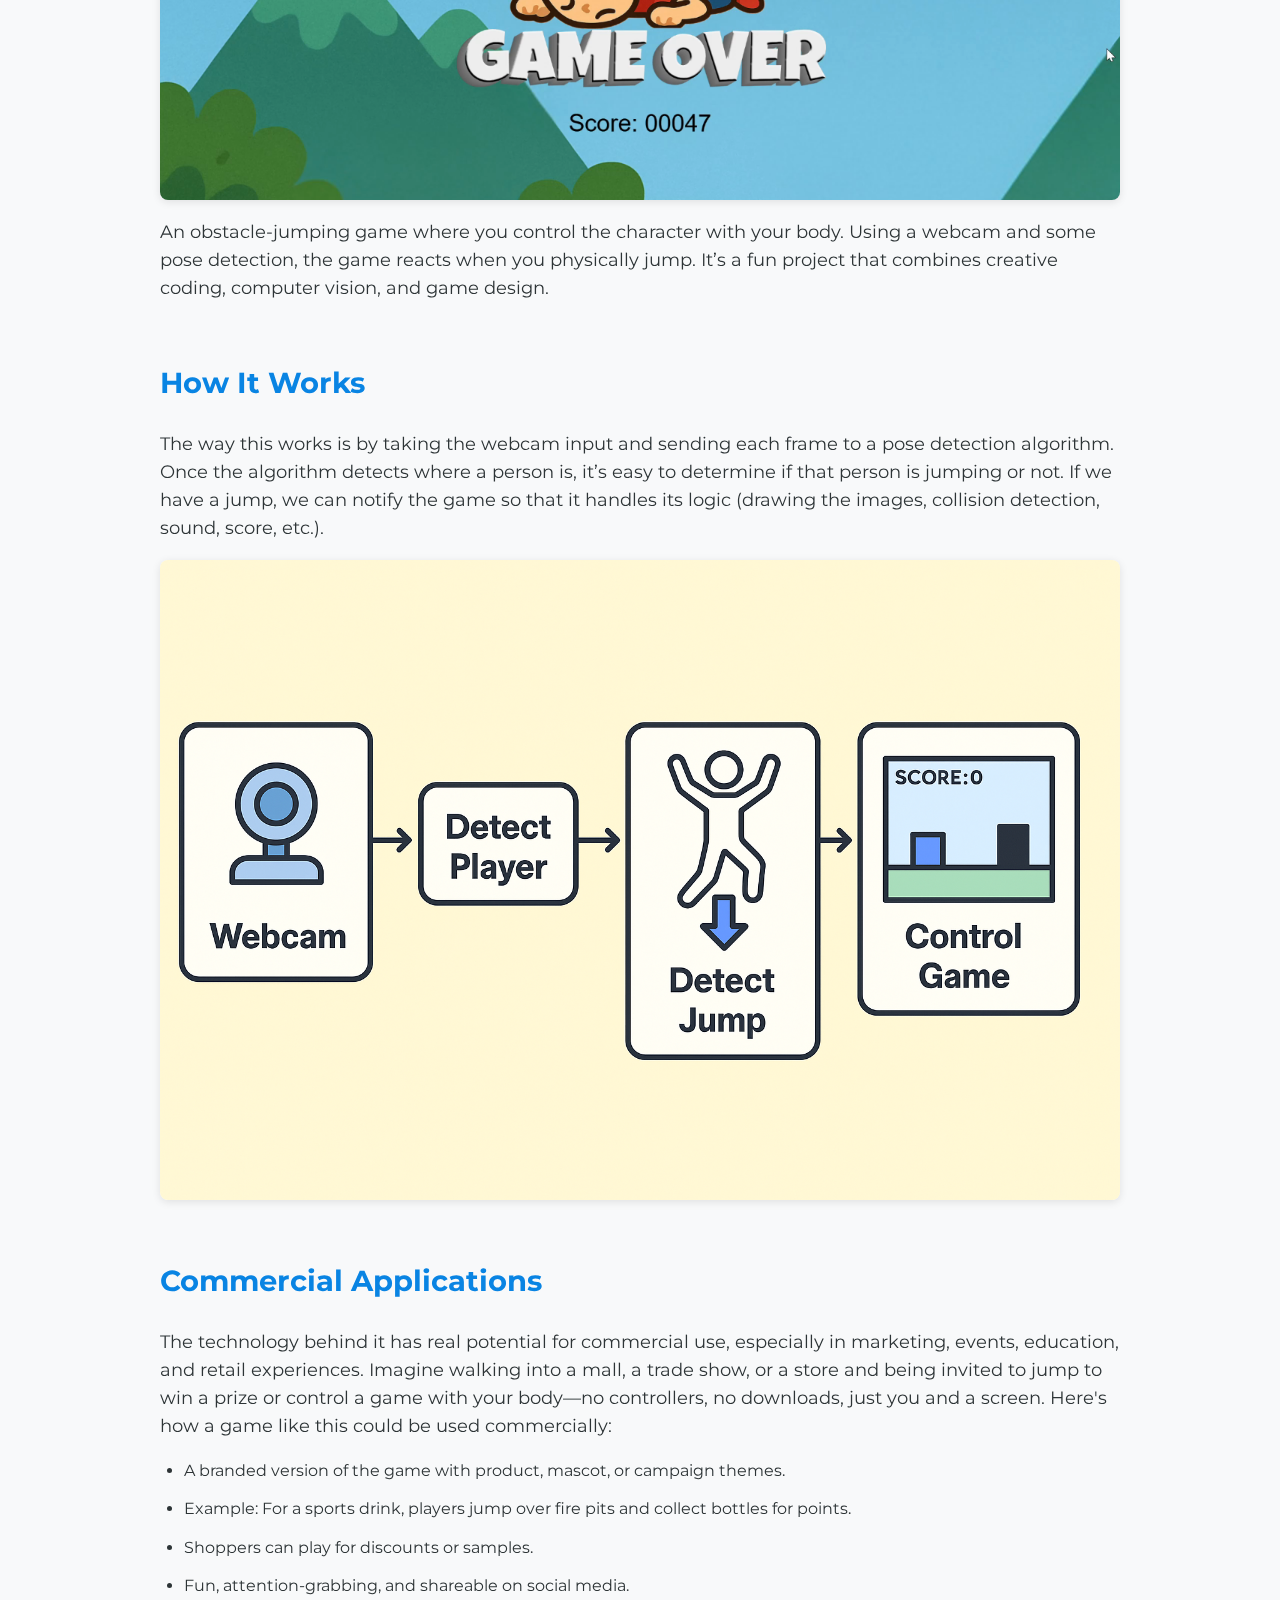
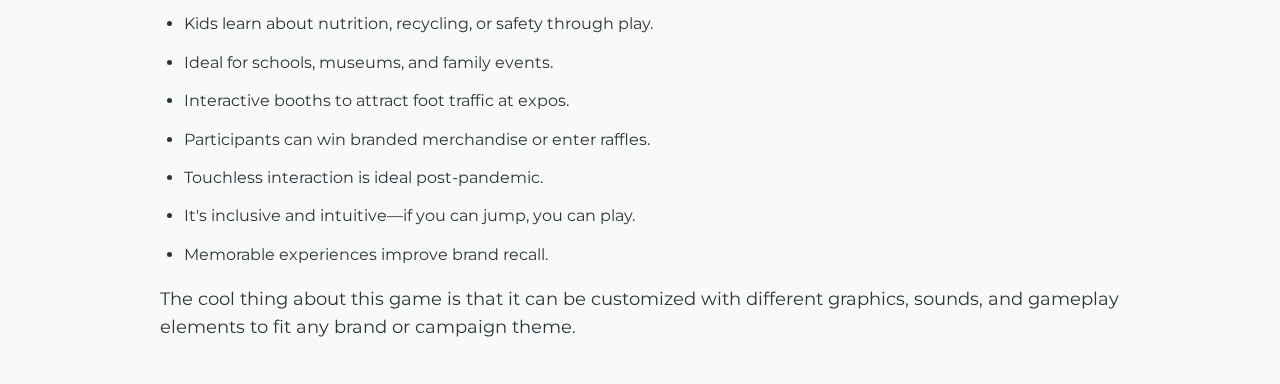
<file: portfolio1.html>
<!DOCTYPE html>
<html lang="en">
<head>
  <meta charset="UTF-8" />
  <meta name="viewport" content="width=device-width, initial-scale=1.0"/>
  <title>Jump Game</title>
  <link href="https://fonts.googleapis.com/css2?family=Montserrat:wght@400;700&display=swap" rel="stylesheet">
  <style>
    body {
      margin: 0;
      font-family: 'Montserrat', sans-serif;
      background-color: #f8f9fa;
      color: #2d3436;
      line-height: 1.6;
    }

    .head {
      background-color: #22a6b3;
      color: white;
      padding: 2vh 2vw;
      text-align: center;
      box-shadow: 0 2px 10px rgba(0,0,0,0.1);
    }

    .head h1 {
      margin: 0;
      font-size: 2.5rem;
    }

    main {
      padding: 2vw;
      max-width: 960px;
      margin: auto;
    }

    video, img {
      width: 100%;
      height: auto;
      display: block;
      margin: 2vh 0;
      border-radius: 8px;
      box-shadow: 0 2px 8px rgba(0,0,0,0.1);
    }

    h2 {
      color: #0984e3;
      margin-top: 2em;
      font-size: 1.8rem;
    }

    p {
      font-size: 1.1rem;
      margin: 1em 0;
    }

    ul {
      padding-left: 1.5em;
    }

    ul li {
      margin-bottom: 0.8em;
    }

    @media (max-width: 600px) {
      .head h1 {
        font-size: 2rem;
      }

      h2 {
        font-size: 1.5rem;
      }

      p, ul li {
        font-size: 1rem;
      }
    }
  </style>
</head>
<body>
  <div class="head">
    <h1>Jumping Game</h1>
  </div>

  <main>
    <video autoplay muted loop id="vid">
      <source src="img/hongosgameplay.mp4" type="">
    </video>

    <img src="img/titlescreen.png" alt="Game Title Screen">
    <img src="img/gameover.png" alt="Game Over Screen">

    <p>
      An obstacle-jumping game where you control the character with your body.
      Using a webcam and some pose detection, the game reacts when you physically jump.
      It’s a fun project that combines creative coding, computer vision, and game design.
    </p>

    <h2>How It Works</h2>

    <p>
      The way this works is by taking the webcam input and sending each frame to a pose detection algorithm.
      Once the algorithm detects where a person is, it’s easy to determine if that person is jumping or not.
      If we have a jump, we can notify the game so that it handles its logic (drawing the images, collision detection, sound, score, etc.).
    </p>

    <img src="img/diagram1.png" alt="Diagram showing how the jump detection system works">

    <h2>Commercial Applications</h2>
    <p>
      The technology behind it has real potential for commercial use, especially in marketing, events, education, and retail experiences.
      Imagine walking into a mall, a trade show, or a store and being invited to jump to win a prize or control a game with your body—no controllers, no downloads, just you and a screen. Here's how a game like this could be used commercially:
    </p>

    <ul>
      <li>A branded version of the game with product, mascot, or campaign themes.</li>
      <li>Example: For a sports drink, players jump over fire pits and collect bottles for points.</li>
      <li>Shoppers can play for discounts or samples.</li>
      <li>Fun, attention-grabbing, and shareable on social media.</li>
      <li>Kids learn about nutrition, recycling, or safety through play.</li>
      <li>Ideal for schools, museums, and family events.</li>
      <li>Interactive booths to attract foot traffic at expos.</li>
      <li>Participants can win branded merchandise or enter raffles.</li>
      <li>Touchless interaction is ideal post-pandemic.</li>
      <li>It's inclusive and intuitive—if you can jump, you can play.</li>
      <li>Memorable experiences improve brand recall.</li>
    </ul>

    <p>
      The cool thing about this game is that it can be customized with different graphics, sounds, and gameplay elements to fit any brand or campaign theme.
    </p>
  </main>
</body>
</html>
</file>
<file: css/style.css>
/*******************************/
/********* General CSS *********/
/*******************************/
body {
    color: #797979;
    background: #ffffff;
    font-family: 'Montserrat', sans-serif;
}

h1,
h2, 
h3, 
h4,
h5, 
h6 {
    color: #414141;
}

a {
    color: #313131;
    transition: .3s;
}

a:hover,
a:active,
a:focus {
    color: #22a6b3;
    outline: none;
    text-decoration: none;
}

.btn:focus,
.form-control:focus {
    box-shadow: none;
}

.container-fluid {
    max-width: 1366px;
}

.btn {
    padding: 12px 25px;
    font-size: 14px;
    font-weight: 600;
    letter-spacing: 1px;
    color: #ffffff;
    background: #22a6b3;
    border: 2px solid transparent;
    border-radius: 0;
    box-shadow: inset 0 0 0 50px #22a6b3;
    transition: ease-out 0.3s;
    -webkit-transition: ease-out 0.3s;
    -moz-transition: ease-out 0.3s;
}

.btn:hover {
    color: #22a6b3;
    background: transparent;
    box-shadow: inset 0 0 0 0 #22a6b3;
    border-color: #22a6b3;
}

#loader {
    position: fixed;
    top: 0;
    right: 0;
    bottom: 0;
    left: 0;
    display: flex;
    align-items: center;
    justify-content: center;
    background: #ffffff;
    opacity: 0;
    visibility: hidden;
    -webkit-transition: opacity .3s ease-out, visibility 0s linear .3s;
    -o-transition: opacity .3s ease-out, visibility 0s linear .3s;
    transition: opacity .3s ease-out, visibility 0s linear .3s;
    z-index: 999;
}

#loader.show {
    -webkit-transition: opacity .6s ease-out, visibility 0s linear 0s;
    -o-transition: opacity .6s ease-out, visibility 0s linear 0s;
    transition: opacity .6s ease-out, visibility 0s linear 0s;
    visibility: visible;
    opacity: 1;
}

#loader .loader {
    position: relative;
    width: 45px;
    height: 45px;
    border: 5px solid #dddddd;
    border-top: 5px solid #22a6b3;
    border-radius: 50%;
    -webkit-animation: spin 2s linear infinite;
    animation: spin 2s linear infinite;
}

@-webkit-keyframes spin {
    0% { -webkit-transform: rotate(0deg); }
    100% { -webkit-transform: rotate(360deg); }
}

@keyframes spin {
    0% { transform: rotate(0deg); }
    100% { transform: rotate(360deg); }
}

.back-to-top {
    position: fixed;
    display: none;
    width: 44px;
    height: 44px;
    padding: 8px 0;
    text-align: center;
    line-height: 1;
    font-size: 22px;
    right: 15px;
    bottom: 15px;
    z-index: 9;
}

.back-to-top i {
    color: #ffffff;
}

.back-to-top:hover i {
    color: #414141;
}


/**********************************/
/*********** Nav Bar CSS **********/
/**********************************/
.navbar {
    position: relative;
    transition: .5s;
    z-index: 999;
}

.navbar.nav-sticky {
    position: fixed;
    top: 0;
    width: 100%;
    box-shadow: 0 2px 5px rgba(0, 0, 0, .3);
}

.navbar .navbar-brand {
    margin: 0;
    font-size: 45px;
    line-height: 0px;
    font-weight: 700;
    letter-spacing: 2px;
    transition: .5s;
    
}

.navbar .navbar-brand img {
    max-width: 100%;
    max-height: 40px;
}

.navbar .dropdown-menu {
    margin-top: 0;
    border: 0;
    border-radius: 0;
    background: #f8f9fa;
}

@media (min-width: 992px) {
    .navbar {
        position: absolute;
        width: 100%;
        padding: 30px 60px;
        background: transparent !important;
        border-bottom: 1px dashed rgba(256, 256, 256, .2);
        z-index: 9;
    }
    
    .navbar.nav-sticky {
        padding: 10px 60px;
        background: #ffffff !important;
    }
    
    .navbar .navbar-brand {
        color: #ffffff;
    }
    
    .navbar.nav-sticky .navbar-brand {
        color: #22a6b3;
    }

    .navbar-light .navbar-nav .nav-link,
    .navbar-light .navbar-nav .nav-link:focus {
        padding: 10px 10px 8px 10px;
        color: #ffffff;
        font-size: 15px;
        font-weight: 500;
    }
    
    .navbar-light.nav-sticky .navbar-nav .nav-link,
    .navbar-light.nav-sticky .navbar-nav .nav-link:focus {
        color: #414141;
    }

    .navbar-light .navbar-nav .nav-link:hover,
    .navbar-light .navbar-nav .nav-link.active {
        color: #111111;
    }
    
    .navbar-light.nav-sticky .navbar-nav .nav-link:hover,
    .navbar-light.nav-sticky .navbar-nav .nav-link.active {
        color: #22a6b3;
    }
}

@media (max-width: 991.98px) {   
    .navbar {
        padding: 15px;
        background: #ffffff !important;
    }
    
    .navbar .navbar-brand {
        color: #22a6b3;
    }
    
    .navbar .navbar-nav {
        margin-top: 15px;
    }
    
    .navbar a.nav-link {
        padding: 5px;
    }
    
    .navbar .dropdown-menu {
        box-shadow: none;
    }
}


/*******************************/
/********** Hero CSS ***********/
/*******************************/
.hero {
    position: relative;
    width: 100%;
    margin-bottom: 45px;
    padding: 120px 0 0 0;
    overflow: hidden;
    /*background: linear-gradient(rgba(239, 35, 60, .95), rgba(239, 35, 60, .95)), url(../img/hero-bg.jpg);*/
    background: linear-gradient(rgba(34, 166, 179, .95), rgba(34, 166, 179, .95)), url(../img/hero-bg.jpg);
    background-position: center;
    background-repeat: no-repeat;
    background-size: cover;
}

.hero .container-fluid {
    padding: 0;
}

.hero .hero-image {
    position: relative;
    text-align: right;
    padding-right: 75px;
}

.hero .hero-image img {
    max-width: 80%;
    max-height: 80%;
}

.hero .hero-content {
    position: relative;
    padding-left: 75px;
    display: flex;
    align-items: flex-start;
    justify-content: center;
    flex-direction: column;
}

.hero .hero-text p {
    color: #ffffff;
    font-size: 25px;
    font-weight: 600;
    margin-bottom: 15px;
}

.hero .hero-text h1 {
    color: #ffffff;
    font-size: 60px;
    font-weight: 700;
    letter-spacing: 3px;
    margin-bottom: 15px;
}

.hero .hero-text h2 {
    display: inline-block;
    margin: 0;
    height: 35px;
    color: #ffffff;
    font-size: 35px;
    font-weight: 600;
}

.hero .hero-text .typed-text {
    display: none;
}

.hero .hero-text .typed-cursor {
    font-size: 35px;
    font-weight: 300;
    color: #ffffff;
}

.hero .hero-btn .btn {
    margin-top: 35px;
    color: #22a6b3;
    background: #ffffff;
    box-shadow: inset 0 0 0 50px #ffffff;
}

.hero .hero-btn .btn:hover {
    color: #ffffff;
    background: transparent;
    box-shadow: inset 0 0 0 0 #ffffff;
    border-color: #ffffff;
}

.hero .hero-btn .btn:first-child {
    margin-right: 10px;
}

@media (max-width: 991.98px) {
    .hero {
        padding-top: 60px;
    }
    
    .hero .hero-content {
        padding: 0 15px;
    }
    
    .hero .hero-text p {
        font-size: 20px;
    }
    
    .hero .hero-text h1 {
        font-size: 45px;
    }
    
    .hero .hero-text h2 {
        font-size: 25px;
        height: 25px;
    }
    
    .hero .hero-btn .btn {
        padding: 12px 30px;
        letter-spacing: 1px;
    }
}

@media (max-width: 767.98px) {
    .hero {
        padding-top: 60px;
        padding-bottom: 60px;
    }
    
    .hero,
    .hero .hero-text,
    .hero .hero-btn {
        width: 100%;
        text-align: center;
    }
    
    .hero .hero-text p {
        font-size: 18px;
    }
    
    .hero .hero-text h1 {
        font-size: 35px;
    }
    
    .hero .hero-text h2 {
        font-size: 22px;
        height: 22px;
    }
    
    .hero .hero-btn .btn {
        padding: 10px 15px;
        letter-spacing: 1px;
    }
}

@media (max-width: 575.98px) {
    .hero .hero-text p {
        font-size: 16px;
    }
    
    .hero .hero-text h1 {
        font-size: 30px;
    }
    
    .hero .hero-text h2 {
        font-size: 18px;
        height: 18px;
    }
    
    .hero .hero-btn .btn {
        padding: 8px 10px;
        letter-spacing: 0;
    }
}


/*******************************/
/******* Section Header ********/
/*******************************/
.section-header {
    position: relative;
    margin-bottom: 45px;
}

.section-header p {
    display: inline-block;
    margin: 0 30px;
    margin-bottom: 10px;
    padding-left: 15px;
    position: relative;
    font-size: 16px;
    font-weight: 600;
    letter-spacing: 1px;
    text-transform: uppercase;
    background: #ffffff;
}

.section-header p::before {
    position: absolute;
    content: "";
    height: 3px;
    top: 11px;
    right: 0;
    left: -30px;
    background: #22a6b3;
    z-index: -1;
}

.section-header p::after {
    position: absolute;
    content: "";
    width: 3px;
    height: 3px;
    top: 11px;
    left: 3px;
    background: #22a6b3;
    z-index: 1;
}

.section-header h2 {
    margin: 0;
    position: relative;
    font-size: 45px;
    font-weight: 700;
}

@media (max-width: 767.98px) {
    .section-header h2 {
        font-size: 30px;
    }
}


/*******************************/
/********** About CSS **********/
/*******************************/
.about {
    position: relative;
    width: 100%;
    margin: -45px 0 45px 0;
}

.about .col-lg-6 {
    padding: 0;
}

.about .section-header {
    margin-bottom: 30px;
}

.about .about-img {
    position: relative;
    height: 100%;
}

.about .about-img img {
    position: relative;
    width: 100%;
    height: 100%;
    object-fit: cover;
}

.about .about-content {
    padding: 0 60px;
}

.about .about-text p {
    font-size: 16px;
}

.about .skills {
    margin-bottom: 30px;
}

.about .skill-name {
    margin-top: 15px;
}

.about .skill-name p {
    display: inline-block;
    margin-bottom: 5px;
    font-size: 16px;
    font-weight: 400;
}

.about .skill-name p:last-child {
    float: right;
}

.about .progress {
    height: 10px;
    border-radius: 10px;
    background: #dddddd;
}

.about .progress .progress-bar {
    width: 0px;
    background: #22a6b3;
    border-radius: 10px;
    transition: 2s;
}

.about .about-text a.btn {
    margin-top: 15px;
}

@media (max-width: 991.98px) {
    .about .about-content {
        padding: 45px 15px 0 15px;
    }
}


/*******************************/
/******* Experience CSS ********/
/*******************************/
.experience {
    position: relative;
    padding: 45px 0 15px 0;
}

.experience .timeline {
    position: relative;
    width: 100%;
}

.experience .timeline::after {
    content: '';
    position: absolute;
    width: 2px;
    background: #22a6b3;
    top: 0;
    bottom: 0;
    left: 50%;
    margin-left: -1px;
}

.experience .timeline .timeline-item {
    position: relative;
    background: inherit;
    width: 50%;
    margin-bottom: 30px;
}

.experience .timeline .timeline-item.left {
    left: 0;
    padding-right: 30px;
}

.experience .timeline .timeline-item.right {
    left: 50%;
    padding-left: 30px;
}

.experience .timeline .timeline-item::after {
    content: '';
    position: absolute;
    width: 16px;
    height: 16px;
    top: 48px;
    right: -8px;
    background: #ffffff;
    border: 2px solid #22a6b3;
    border-radius: 16px;
    z-index: 1;
}

.experience .timeline .timeline-item.right::after {
    left: -8px;
}

.experience .timeline .timeline-item::before {
  content: '';
  position: absolute;
  width: 0;
  height: 0;
  top: 46px;
  right: 10px;
  z-index: 1;
  border: 10px solid;
  border-color: transparent transparent transparent #dddddd;
}

.experience .timeline .timeline-item.right::before {
  left: 10px;
  border-color: transparent #dddddd transparent transparent;
}

.experience .timeline .timeline-date {
    position: absolute;
    width: 100%;
    top: 44px;
    font-size: 16px;
    font-weight: 600;
    color: #22a6b3;
    text-transform: uppercase;
    letter-spacing: 1px;
    z-index: 1;
}

.experience .timeline .timeline-item.left .timeline-date {
    text-align: left;
    left: calc(100% + 55px);
}

.experience .timeline .timeline-item.right .timeline-date {
    text-align: right;
    right: calc(100% + 55px);
}

.experience .timeline .timeline-text {
    padding: 30px;
    background: #ffffff;
    position: relative;
    border-right: 5px solid #dddddd;
    box-shadow: 0 0 60px rgba(0, 0, 0, .08);
}

.experience .timeline .timeline-item.right .timeline-text {
    border-right: none;
    border-left: 5px solid #dddddd;
}

.experience .timeline .timeline-text h2 {
    margin: 0 0 5px 0;
    font-size: 22px;
    font-weight: 600;
}

.experience .timeline .timeline-text h4 {
    margin: 0 0 10px 0;
    font-size: 16px;
    font-style: italic;
    font-weight: 400;
}

.experience .timeline .timeline-text p {
    margin: 0;
    font-size: 16px;
}

@media (max-width: 767.98px) {
    .experience .timeline::after {
        left: 8px;
    }

    .experience .timeline .timeline-item {
        width: 100%;
        padding-left: 38px;
    }
    
    .experience .timeline .timeline-item.left {
        padding-right: 0;
    }
    
    .experience .timeline .timeline-item.right {
        left: 0%;
        padding-left: 38px;
    }

    .experience .timeline .timeline-item.left::after, 
    .experience .timeline .timeline-item.right::after {
        left: 0;
    }
    
    .experience .timeline .timeline-item.left::before,
    .experience .timeline .timeline-item.right::before {
        left: 18px;
        border-color: transparent #dddddd transparent transparent;
    }
    
    .experience .timeline .timeline-item.left .timeline-date,
    .experience .timeline .timeline-item.right .timeline-date {
        position: relative;
        top: 0;
        right: auto;
        left: 0;
        text-align: left;
        margin-bottom: 10px;
    }
    
    .experience .timeline .timeline-item.left .timeline-text,
    .experience .timeline .timeline-item.right .timeline-text {
        border-right: none;
        border-left: 5px solid #dddddd;
    }
}


/*******************************/
/********* Service CSS *********/
/*******************************/
.service {
    position: relative;
    width: 100%;
    padding: 45px 0 15px 0;
}

.service .service-item {
    position: relative;
    margin-bottom: 30px;
    display: flex;
    align-items: center;
    box-shadow: inset 0 0 0 0 transparent;
    transition: ease-out 0.5s;
}

.service .service-item:hover {
    box-shadow: inset 800px 0 0 0 #22a6b3;
}

.service .service-icon {
    position: relative;
    width: 150px;
    min-height: 150px;
    display: flex;
    align-items: center;
    justify-content: center;
    border: 1px solid #22a6b3;
    background: #ffffff;
}

.service .service-icon i {
    position: relative;
    font-size: 60px;
    color: #22a6b3;
    transition: .3s;
}

.service .service-item:hover i {
    font-size: 75px;
}

.service .service-text {
    position: relative;
    width: calc(100% - 120px);
    padding: 0 30px;
}

.service .service-text h3 {
    margin-bottom: 10px;
    font-size: 20px;
    font-weight: 600;
    transition: 1s;
}

.service .service-text p {
    margin: 0;
    font-size: 16px;
    transition: 1s;
}

.service .service-item:hover .service-text h3,
.service .service-item:hover .service-text p {
    color: #ffffff;
}

@media (max-width: 575.98px) {
    .service .service-text h3 {
        font-size: 16px;
        margin-bottom: 5px;
    }
    
    .service .service-text p {
        font-size: 14px;
    }
}


/*******************************/
/******** Portfolio CSS ********/
/*******************************/
.portfolio {
    position: relative;
    padding: 45px 0 15px 0;
}

.portfolio #portfolio-filter {
    padding: 0;
    margin: -15px 0 25px 0;
    list-style: none;
    font-size: 0;
    text-align: center;
}

.portfolio #portfolio-filter li {
    cursor: pointer;
    display: inline-block;
    margin: 5px;
    padding: 6px 12px;
    font-size: 14px;
    font-weight: 600;
    color: #ffffff;
    background: #22a6b3;
    border: 2px solid transparent;
    border-radius: 0;
    box-shadow: inset 0 0 0 50px #22a6b3;
    transition: ease-out 0.3s;
    -webkit-transition: ease-out 0.3s;
    -moz-transition: ease-out 0.3s;
}

.portfolio #portfolio-filter li:hover,
.portfolio #portfolio-filter li.filter-active {
    color: #22a6b3;
    background: transparent;
    box-shadow: inset 0 0 0 0 #22a6b3;
    border-color: #22a6b3;
}

.portfolio .portfolio-item {
    position: relative;
}

.portfolio .portfolio-wrap {
    position: relative;
    width: 100%;
}

.portfolio .portfolio-img {
    position: relative;
    overflow: hidden;
}

.portfolio .portfolio-img img {
    position: relative;
    width: 100%; 
    height: 100%; 
    object-fit: cover;
    transform: scale(1.1);
    transition: .5s;
}

.portfolio .portfolio-item:hover img {
    margin-left: 15px;
}

.portfolio .portfolio-text {
    position: relative;
    height: 60px;
    width: calc(100% - 30px);
    margin: -30px 15px 30px 15px;
    display: flex;
    align-items: center;
    background: #ffffff;
    box-shadow: 0 0 15px rgba(0, 0, 0, .12);
}

.portfolio .portfolio-text h3 {
    width: calc(100% - 70px);
    font-size: 18px;
    font-weight: 600;
    margin: 0 0 0 15px;
    white-space: nowrap;
    overflow: hidden;
}

.portfolio .portfolio-text a.btn {
    width: 50px;
    height: 50px;
    padding: 0 0 2px 1px;
    display: flex;
    align-items: center;
    justify-content: center;
    font-size: 45px;
    font-weight: 100;
}

.portfolio .portfolio-item:hover a.btn {
    color: #22a6b3;
    background: transparent;
    box-shadow: inset 0 0 0 0 #22a6b3;
    border-color: #22a6b3;
}


/*******************************/
/********* Banner CSS **********/
/*******************************/
.banner {
    position: relative;
    width: 100%;
    margin: 45px 0;
    padding: 90px 0;
    background: #22a6b3;
}

.banner .container {
    max-width: 750px;
    text-align: center;
}

.banner .section-header {
    margin-bottom: 20px;
}

.banner .section-header p {
    color: #414141;
    background: transparent;
}

.banner .section-header p::after {
    display: none;
}

.banner .section-header h2 {
    color: #ffffff;
}

.banner .section-header h2 span {
    color: #414141;
    font-size: 50px;
}

.banner .banner-text p {
    font-size: 18px;
    color: #ffffff;
}

.banner .banner-text .btn {
    margin-top: 15px;
    color: #22a6b3;
    background: #ffffff;
    box-shadow: inset 0 0 0 50px #ffffff;
}

.banner .banner-text .btn:hover {
    color: #ffffff;
    background: transparent;
    box-shadow: inset 0 0 0 0 #ffffff;
    border-color: #ffffff;
}


/*******************************/
/********* Pricing CSS *********/
/*******************************/
.price {
    position: relative;
    width: 100%;
    padding: 45px 0 15px 0;
}

.price .row {
    padding: 0 15px;
}

.price .col-md-4 {
    padding: 0;
}

.price .price-item {
    position: relative;
    margin-bottom: 30px;
    background: #ffffff;
}

.price .featured-item {
    box-shadow: 0 0 30px rgba(0, 0, 0, .2);
    z-index: 1;
}

.price .price-header,
.price .price-body,
.price .price-footer {
    position: relative;
    text-align: center;
}

.price .price-header {
    padding: 45px 0 30px 0;
    color: #414141;
}

.price .price-item.featured-item .price-header {
    color: #22a6b3;
}

.price .price-title h2 {
    font-size: 25px;
    font-weight: 400;
    text-transform: uppercase;
}

.price .price-prices h2 {
    font-size: 45px;
    font-weight: 700;
    margin-left: 10px;
}

.price .price-prices h2 small {
    position: absolute;
    font-size: 18px;
    font-weight: 400;
    margin-top: 9px;
    margin-left: -12px;
}

.price .price-prices h2 span {
    margin-left: 1px;
    font-size: 18px;
    font-weight: 400;
}

.price .price-item.featured-item h2 {
    color: #22a6b3;
}

.price .price-body {
    padding: 0 0 20px 0;
}

.price .price-description ul {
    margin: 0;
    padding: 0;
    list-style: none;
}

.price .price-description ul li {
    padding: 0 0 20px 0;
}

.price .price-item .price-action {
    padding-bottom: 45px;
}

.price .price-item .price-action .btn {
    color: #ffffff;
    background: #414141;
    box-shadow: inset 0 0 0 50px #414141;
}

.price .price-item .price-action .btn:hover {
    color: #414141;
    background: transparent;
    box-shadow: inset 0 0 0 0 #414141;
    border-color: #414141;
}

.price .price-item.featured-item .price-action .btn {
    color: #ffffff;
    background: #22a6b3;
    box-shadow: inset 0 0 0 50px #22a6b3;
}

.price .price-item.featured-item .price-action .btn:hover {
    color: #22a6b3;
    background: transparent;
    box-shadow: inset 0 0 0 0 #22a6b3;
    border-color: #22a6b3;
}


/*******************************/
/*********** Team CSS **********/
/*******************************/
.team {
    position: relative;
    width: 100%;
    padding: 45px 0 15px 0;
}

.team .team-item {
    position: relative;
    background: #ffffff;
    margin-bottom: 30px;
    display: flex;
    align-items: center;
    justify-content: flex-start;
    box-shadow: inset 0 0 0 0 transparent;
    transition: ease-out 0.5s;
}

.team .team-img {
    position: relative;
    width: 50%;
    overflow: hidden;
}

.team .team-img img {
    position: relative;
    width: 100%;
    transition: .5s;
}

.team .team-text {
    position: relative;
    width: 50%;
    padding: 0 30px;
}

.team .team-text h2 {
    color: #22a6b3;
    font-size: 18px;
    font-weight: 600;
    margin-bottom: 5px;
    transition: 1s;
}

.team .team-text h4 {
    font-size: 14px;
    font-weight: 600;
    margin-bottom: 15px;
    transition: 1s;
}

.team .team-text p {
    margin-bottom: 20px;
    transition: 1s;
}

.team .team-social {
    position: relative;
    display: flex;
    align-items: center;
    justify-content: flex-start;
}

.team .team-social a.btn {
    width: 35px;
    height: 35px;
    padding: 0;
    display: flex;
    align-items: center;
    justify-content: center;
    font-size: 14px;
    font-weight: normal;
    margin-right: 5px;
}

.team .team-item:hover {
    box-shadow: inset 800px 0 0 0 #22a6b3;
}

.team .team-item:hover .team-img img {
    transform: scale(1.2);
}

.team .team-item:hover .team-text h2,
.team .team-item:hover .team-text h4,
.team .team-item:hover .team-text p {
    color: #ffffff;
}

.team .team-item:hover .team-social a.btn {
    background: #ffffff;
}

.team .team-item:hover .team-social a.btn:hover {
    border-color: #ffffff;
}

@media(max-width: 575.98px) {
    .team .team-text {
        padding: 0 15px;
    }
    
    .team .team-text h2 {
        font-size: 16px;
        margin-bottom: 0;
    }

    .team .team-text h4 {
        margin-bottom: 5px;
    }

    .team .team-text p {
        font-size: 14px;
        line-height: 18px;
        margin-bottom: 10px;
    }
}


/*******************************/
/******* Testimonial CSS *******/
/*******************************/
.testimonial {
    position: relative;
    margin: 45px 0;
    padding: 90px 0;
    background: #22a6b3;
}

.testimonial .container {
    max-width: 900px;
}

.testimonial .testimonial-icon {
    margin-bottom: 45px;
    text-align: center;
}

.testimonial .testimonial-icon i {
    font-size: 60px;
    color: rgba(256, 256, 256, .5);
}

.testimonial .testimonial-item {
    position: relative;
    margin: 0 15px;
    text-align: center;
}

.testimonial .testimonial-img {
    position: relative;
    margin-bottom: 15px;
    z-index: 1;
}

.testimonial .testimonial-item img {
    margin: 0 auto;
    width: 120px;
    padding: 10px;
    border: 5px dotted #ffffff;
    border-radius: 100px;
}

.testimonial .testimonial-text {
    position: relative;
    margin-top: -70px;
    padding: 65px 35px 30px 35px;
    text-align: center;
    background: #ffffff;
    border-radius: 500px;
}

.testimonial .testimonial-item p {
    font-size: 18px;
    font-style: italic;
}

.testimonial .testimonial-text h3 {
    color: #22a6b3;
    font-size: 18px;
    font-weight: 600;
    margin-bottom: 10px;
}

.testimonial .testimonial-text h4 {
    color: #666666;
    font-size: 14px;
    margin-bottom: 0;
}

.testimonial .owl-dots {
    margin-top: 15px;
    text-align: center;
}

.testimonial .owl-dot {
    display: inline-block;
    margin: 0 5px;
    width: 12px;
    height: 12px;
    border-radius: 50%;
    background: rgba(256, 256, 256, .5);
}

.testimonial .owl-dot.active {
    background: #ffffff;
}


/*******************************/
/********* Contact CSS *********/
/*******************************/
.contact {
    position: relative;
    width: 100%;
    margin: 45px 0;
    background: #22a6b3;
}

.contact .container-fluid {
    background: url(../img/contact.jpg) left center no-repeat;
    background-size: contain;
}

.contact .contact-form {
    position: relative;
    padding: 90px 0 90px 45px;
    background: #22a6b3;
}

.contact .contact-form input {
    color: #ffffff;
    padding: 15px 0;
    background: none;
    border-radius: 0;
    border: none;
    border-bottom: 1px solid rgba(256, 256, 256, .5);
}

.contact .contact-form textarea {
    color: #ffffff;
    height: 90px;
    padding: 15px 0;
    background: none;
    border-radius: 0;
    border: none;
    border-bottom: 1px solid rgba(256, 256, 256, .5);
}

.contact .contact-form .form-control::placeholder {
    color: #ffffff;
    opacity: 1;
}

.contact .contact-form .form-control:-ms-input-placeholder,
.contact .contact-form .form-control::-ms-input-placeholder {
    color: #ffffff;
}

.contact .contact-form .btn {
    margin-top: 35px;
    color: #22a6b3;
    background: #ffffff;
    box-shadow: inset 0 0 0 50px #ffffff;
}

.contact .contact-form .btn:hover {
    color: #ffffff;
    background: transparent;
    box-shadow: inset 0 0 0 0 #ffffff;
    border-color: #ffffff;
}

.contact .help-block ul {
    margin: 0;
    padding: 0;
    list-style-type: none;
    font-size: 14px;
    font-style: italic;
    color: #ffffff;
}

@media (max-width: 767.98px) {
    .contact .container-fluid {
        background: none;
    }
    
    .contact .contact-form {
        padding: 90px 0;
    }
}


/*******************************/
/*********** Blog CSS **********/
/*******************************/
.blog {
    position: relative;
    width: 100%;
    padding: 45px 0 15px 0;
}

.blog .blog-item {
    position: relative;
    margin-bottom: 30px;
}

.blog .blog-img {
    position: relative;
    width: 100%;
    overflow: hidden;
}

.blog .blog-img img {
    width: 100%;
    transition: .5s;
}

.blog .blog-item:hover img {
    transform: scale(1.1);
}

.blog .blog-text {
    position: relative;
    padding: 30px;
    border-right: 1px solid rgba(0, 0, 0, .07);
    border-bottom: 1px solid rgba(0, 0, 0, .07);
    border-left: 1px solid rgba(0, 0, 0, .07);
}

.blog .blog-text h2 {
    font-size: 25px;
    font-weight: 600;
}

.blog .blog-text p {
    margin-bottom: 10px;
}

.blog .blog-item a.btn {
    margin-top: 10px;
    padding: 8px 15px;
}

.blog .blog-item a.btn i {
    margin-left: 5px;
}

.blog .blog-meta {
    position: relative;
    display: flex;
    margin-bottom: 15px;
}

.blog .blog-meta p {
    margin: 0 10px 0 0;
    font-size: 13px;
}

.blog .blog-meta i {
    color: #414141;
    margin-right: 5px;
}

.blog .blog-meta p:last-child {
    margin: 0;
}


/*******************************/
/********* Footer CSS **********/
/*******************************/
.footer {
    position: relative;
    margin-top: 45px;
    background: #22a6b3;
}

.footer .container-fluid {
    padding: 60px 0 0 0;
}

.footer .footer-info {
    position: relative;
    width: 100%;
    text-align: center;
}

.footer .footer-info h2 {
    margin-bottom: 20px;
    font-size: 30px;
    font-weight: 700;
    color: #ffffff;
}

.footer .footer-info h3 {
    margin-bottom: 25px;
    font-size: 22px;
    font-weight: 600;
    color: #ffffff;
}

.footer .footer-menu {
    width: 100%;
    display: flex;
    justify-content: center;
}

.footer .footer-menu p {
    color: #ffffff;
    font-size: 22px;
    font-weight: 600;
    line-height: 20px;
    padding: 0 15px;
    border-right: 1px solid #ffffff;
}

.footer .footer-menu p:last-child {
    border: none;
}

.footer .footer-social {
    position: relative;
    margin-top: 15px;
}

.footer .footer-social a {
    display: inline-block;
}

.footer .footer-social a i {
    margin-right: 15px;
    font-size: 20px;
    color: #ffffff;
    transition: .3s;
}

.footer .footer-social a:last-child i {
    margin: 0;
}

.footer .footer-social a:hover i {
    color: #414141;
}

.footer .copyright {
    position: relative;
    text-align: center;
    margin-top: 30px;
    padding-top: 25px;
    padding-bottom: 25px;
}

.footer .copyright::before {
    position: absolute;
    content: "";
    width: 50%;
    height: 1px;
    top: 0;
    left: 25%;
    background: rgba(256, 256, 256, .2);
}

.footer .copyright p {
    margin: 0;
    color: #ffffff;
}

.footer .copyright .col-md-6:last-child p {
    text-align: right;
}

.footer .copyright p a {
    color: #ffffff;
    font-weight: 600;
}

.footer .copyright p a:hover {
    color: #414141;
}

@media (max-width: 575.98px) {
    .footer .footer-info h2 {
        margin-bottom: 20px;
        font-size: 20px;
        font-weight: 600;
    }

    .footer .footer-info h3 {
        margin-bottom: 20px;
        font-size: 16px;
    }

    .footer .footer-menu p {
        font-size: 16px;
        line-height: 16px;
        padding: 0 5px;
    }
}
</file>
